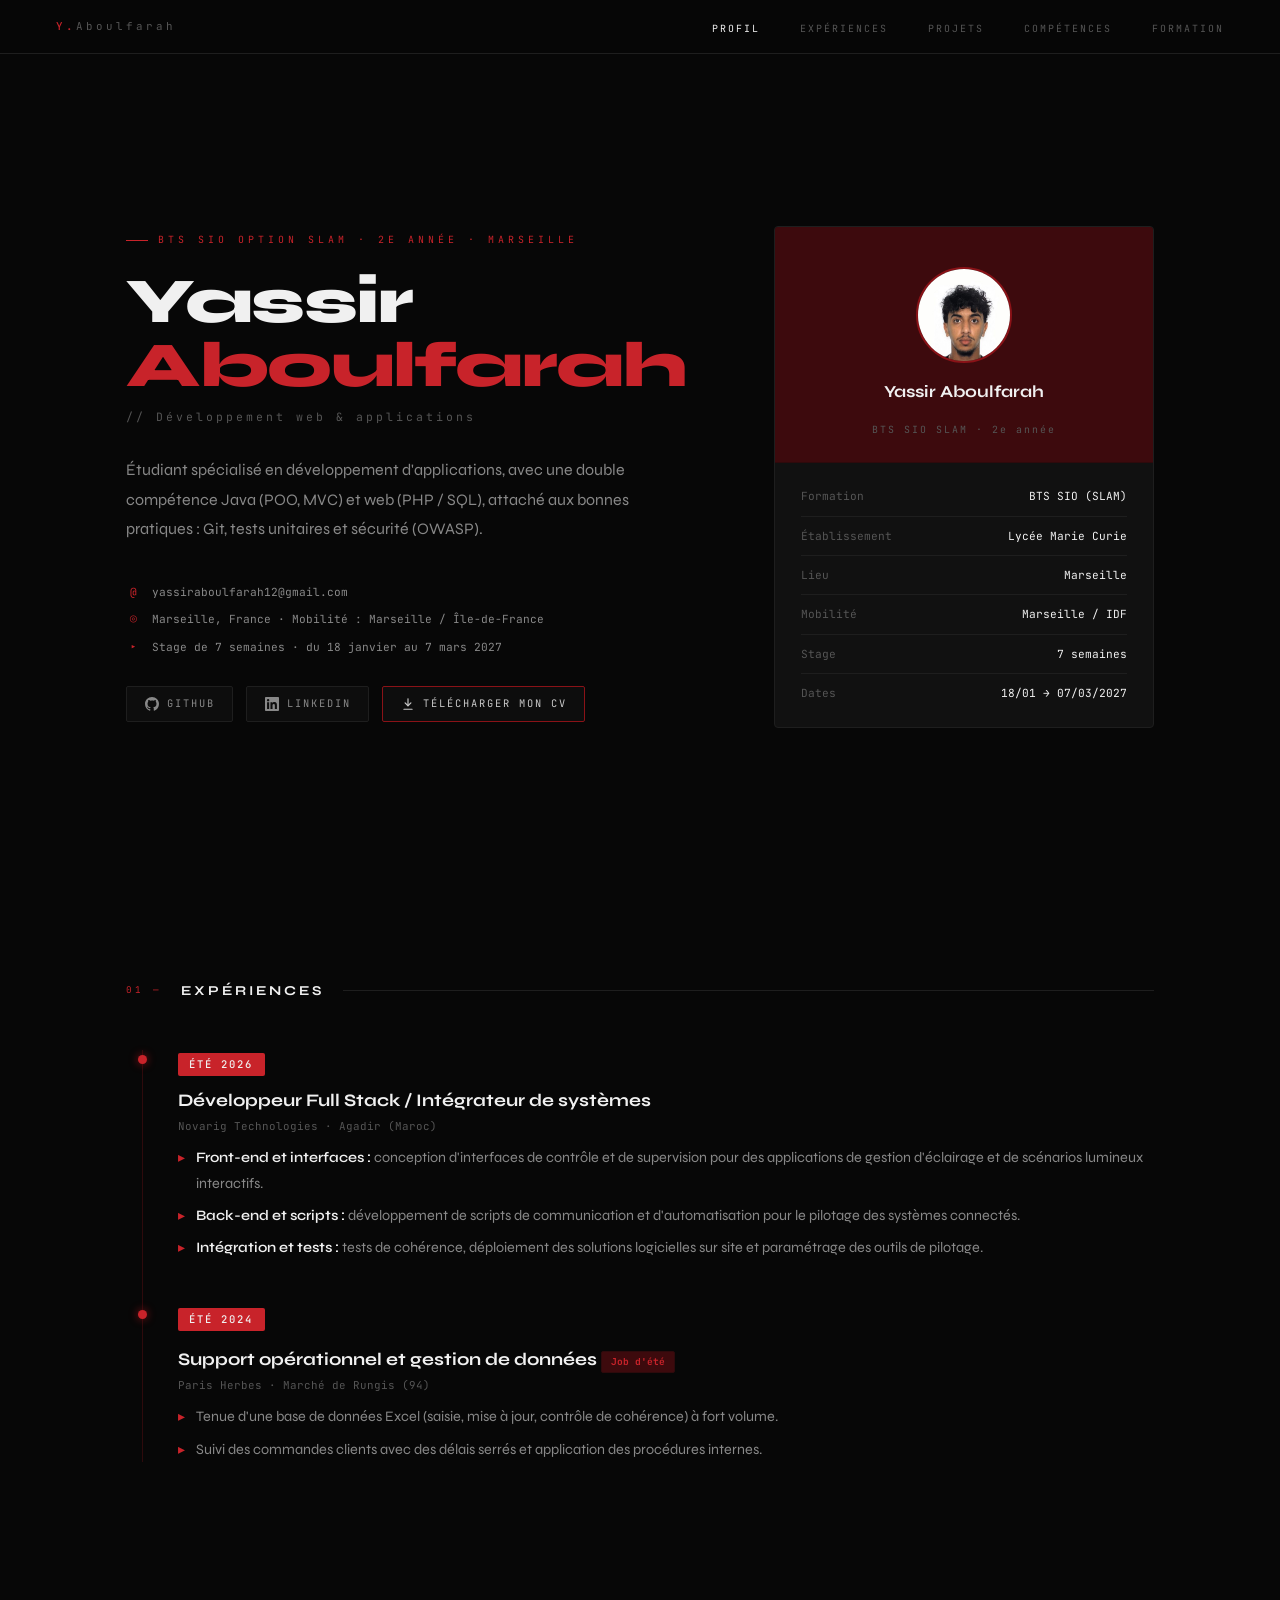
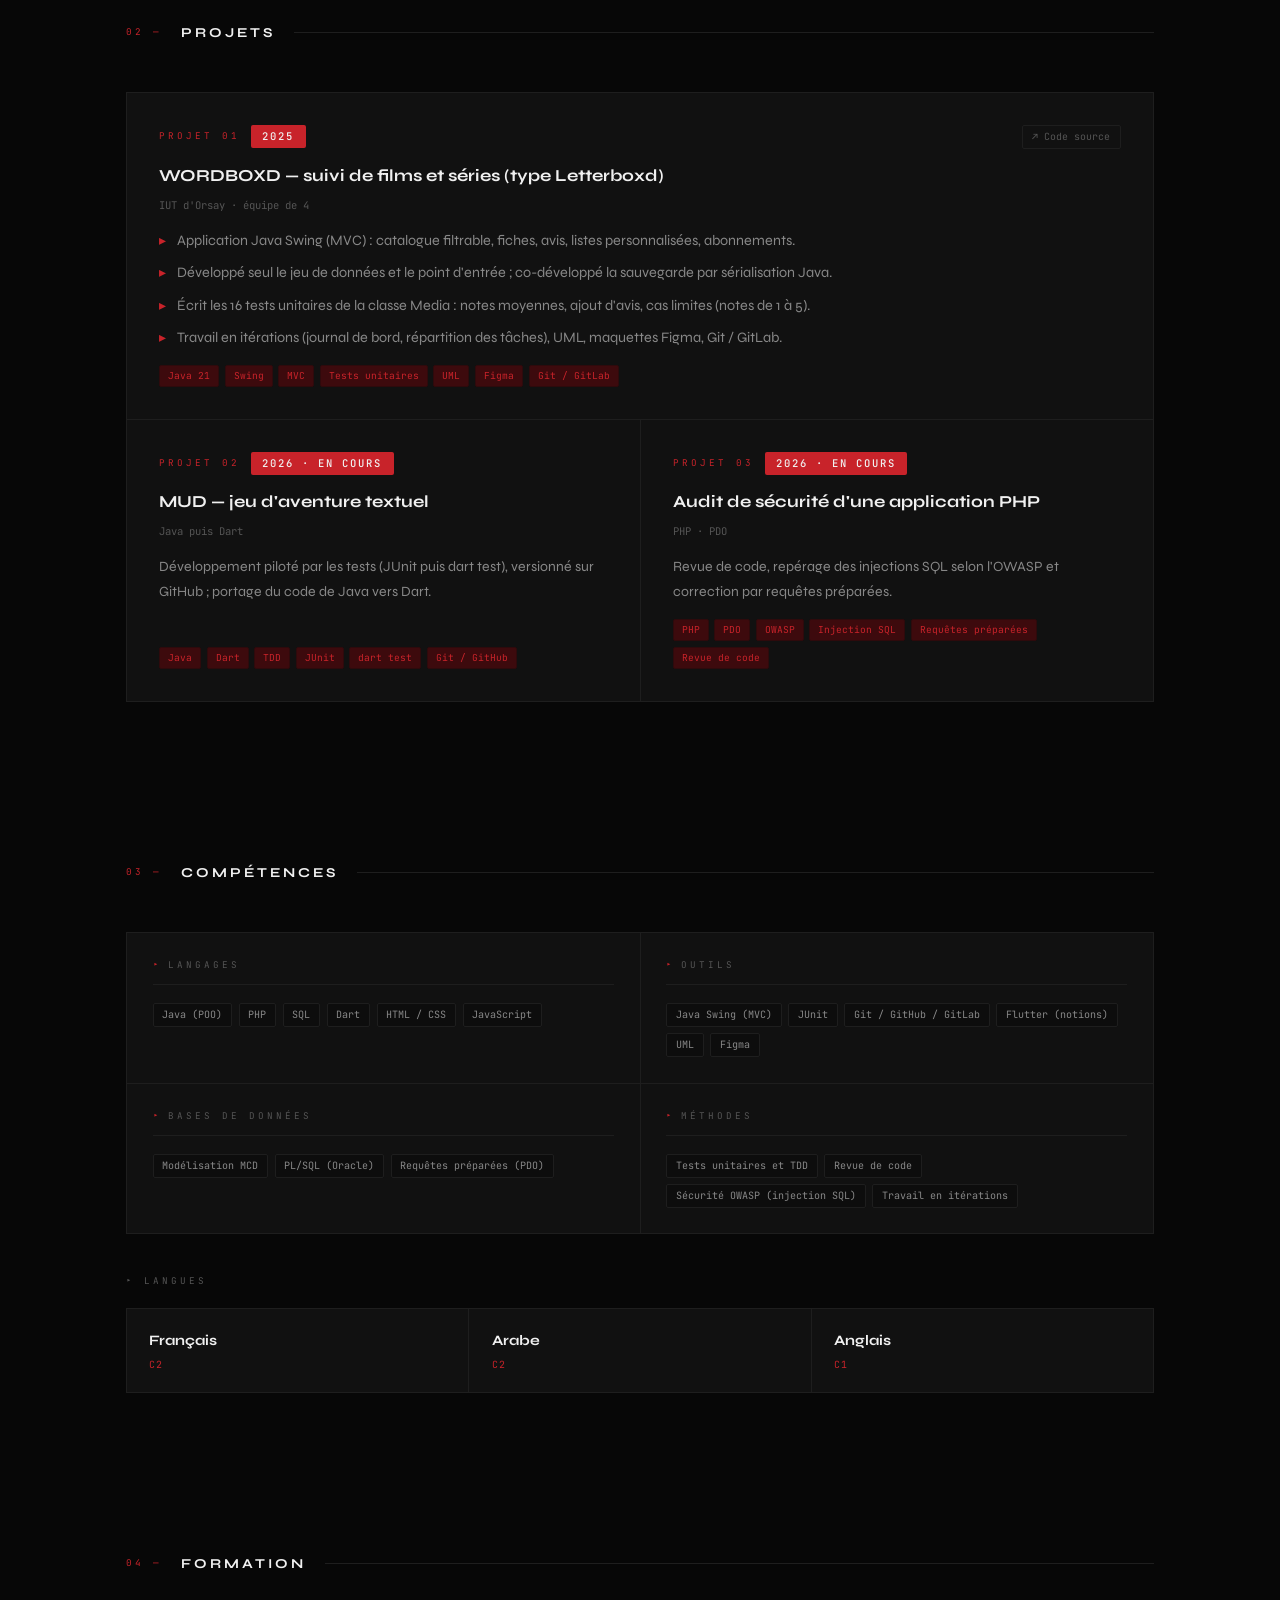
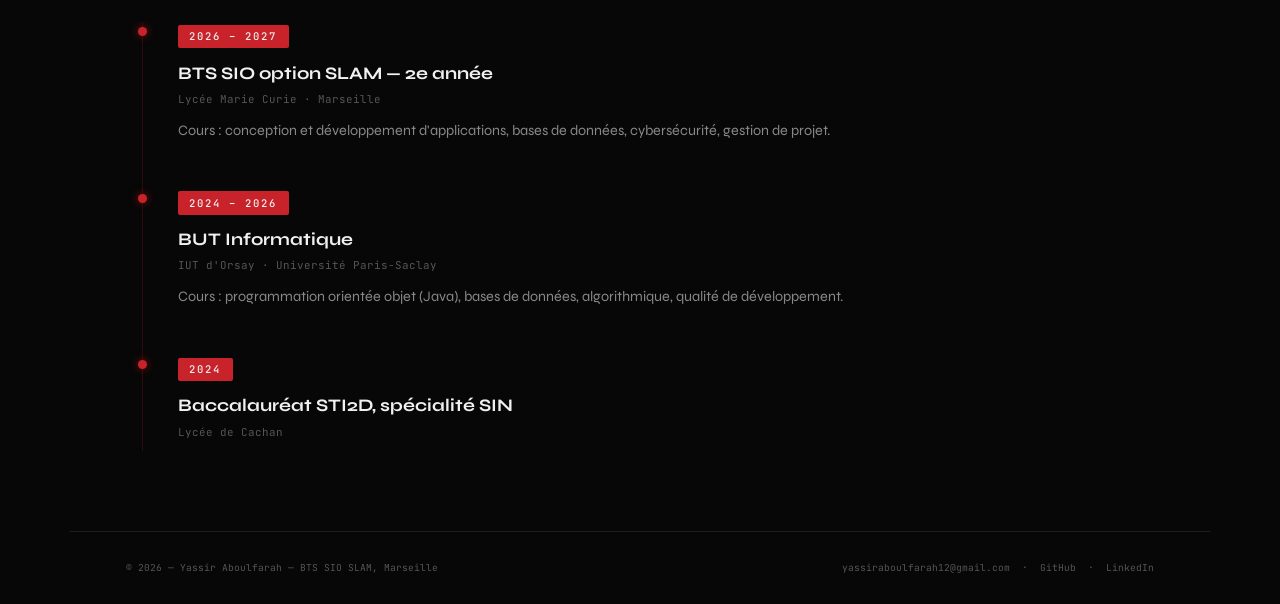
<file: index.html>
<!DOCTYPE html>
<html lang="fr">
<head>
<meta charset="UTF-8">
<meta name="viewport" content="width=device-width, initial-scale=1.0">
<title>Yassir Aboulfarah — Étudiant BTS SIO SLAM · Développement web &amp; applications</title>
<meta name="description" content="Portfolio de Yassir Aboulfarah, étudiant en BTS SIO option SLAM à Marseille (Java, PHP / SQL). Disponible pour un stage de 7 semaines, du 18 janvier au 7 mars 2027.">
<link href="https://fonts.googleapis.com/css2?family=JetBrains+Mono:wght@300;400;500;700&family=Syne:wght@400;600;700;800&display=swap" rel="stylesheet">
<link rel="stylesheet" href="style.css">
</head>
<body>

<!-- NAV -->
<nav>
  <div class="nav-logo"><b>Y.</b>Aboulfarah</div>
  <ul class="nav-ul">
    <li><a href="#hero">Profil</a></li>
    <li><a href="#experiences">Expériences</a></li>
    <li><a href="#projets">Projets</a></li>
    <li><a href="#competences">Compétences</a></li>
    <li><a href="#formation">Formation</a></li>
  </ul>
</nav>

<!-- HERO -->
<section id="hero">
  <div class="hero-wrap">
    <div>
      <p class="hero-tag">BTS SIO option SLAM · 2e année · Marseille</p>
      <h1>Yassir<br><span class="red">Aboulfarah</span></h1>
      <p class="hero-subtitle">// Développement web &amp; applications</p>
      <p class="hero-intro">
        Étudiant spécialisé en développement d'applications, avec une double compétence Java (POO, MVC) et web (PHP / SQL), attaché aux bonnes pratiques : Git, tests unitaires et sécurité (OWASP).
      </p>
      <div class="contacts">
        <div class="c-row"><span class="ico">@</span> <a href="mailto:yassiraboulfarah12@gmail.com">yassiraboulfarah12@gmail.com</a></div>
        <div class="c-row"><span class="ico">◎</span> Marseille, France · Mobilité : Marseille / Île-de-France</div>
        <div class="c-row"><span class="ico">▸</span> Stage de 7 semaines · du 18 janvier au 7 mars 2027</div>
      </div>
      <div class="social-btns">
        <a href="https://github.com/Yassir-aboulfarah" target="_blank" rel="noopener" class="social-btn gh">
          <svg width="14" height="14" viewBox="0 0 24 24" fill="currentColor"><path d="M12 0C5.37 0 0 5.37 0 12c0 5.3 3.44 9.8 8.21 11.39.6.11.82-.26.82-.58v-2.03c-3.34.73-4.04-1.61-4.04-1.61-.54-1.38-1.33-1.75-1.33-1.75-1.09-.74.08-.73.08-.73 1.2.08 1.84 1.24 1.84 1.24 1.07 1.83 2.8 1.3 3.49 1 .11-.78.42-1.3.76-1.6-2.67-.3-5.47-1.33-5.47-5.93 0-1.31.47-2.38 1.24-3.22-.12-.3-.54-1.52.12-3.18 0 0 1.01-.32 3.3 1.23a11.5 11.5 0 0 1 3-.4c1.02 0 2.04.14 3 .4 2.29-1.55 3.3-1.23 3.3-1.23.66 1.66.24 2.88.12 3.18.77.84 1.24 1.91 1.24 3.22 0 4.61-2.81 5.63-5.49 5.92.43.37.82 1.1.82 2.22v3.29c0 .32.21.7.82.58C20.56 21.8 24 17.3 24 12c0-6.63-5.37-12-12-12z"/></svg>
          GitHub
        </a>
        <a href="https://www.linkedin.com/in/yassir-aboulfarah-7b1855335/" target="_blank" rel="noopener" class="social-btn li">
          <svg width="14" height="14" viewBox="0 0 24 24" fill="currentColor"><path d="M20.45 20.45h-3.55v-5.57c0-1.33-.03-3.04-1.85-3.04-1.85 0-2.13 1.45-2.13 2.94v5.67H9.37V9h3.41v1.56h.05c.48-.9 1.64-1.85 3.37-1.85 3.6 0 4.27 2.37 4.27 5.45v6.29zM5.34 7.43a2.06 2.06 0 1 1 0-4.12 2.06 2.06 0 0 1 0 4.12zm1.78 13.02H3.56V9h3.56v11.45zM22.22 0H1.77C.79 0 0 .77 0 1.73v20.54C0 23.23.79 24 1.77 24h20.45c.98 0 1.78-.77 1.78-1.73V1.73C24 .77 23.2 0 22.22 0z"/></svg>
          LinkedIn
        </a>
        <a href="CV_Yassir_Aboulfarah.pdf" download class="social-btn cv">
          <svg width="14" height="14" viewBox="0 0 24 24" fill="none" stroke="currentColor" stroke-width="2" stroke-linecap="round" stroke-linejoin="round"><path d="M12 3v12"/><path d="m7 10 5 5 5-5"/><path d="M5 21h14"/></svg>
          Télécharger mon CV
        </a>
      </div>
    </div>

    <!-- AVATAR CARD -->
    <div class="avatar-card">
      <div class="avatar-top">
        <div class="avatar-svg" style="background:none; border:2px solid var(--red-dark); overflow:hidden; width:96px; height:96px; border-radius:50%;"><img src="[data-uri]" style="width:100%; height:100%; object-fit:cover; object-position:center top;" alt="Yassir Aboulfarah"></div>
        <div class="avatar-name">Yassir Aboulfarah</div>
        <div class="avatar-role">BTS SIO SLAM · 2e année</div>
      </div>
      <div class="avatar-body">
        <div class="ab-row"><span class="ab-key">Formation</span><span class="ab-val">BTS SIO (SLAM)</span></div>
        <div class="ab-sep"></div>
        <div class="ab-row"><span class="ab-key">Établissement</span><span class="ab-val">Lycée Marie Curie</span></div>
        <div class="ab-sep"></div>
        <div class="ab-row"><span class="ab-key">Lieu</span><span class="ab-val">Marseille</span></div>
        <div class="ab-sep"></div>
        <div class="ab-row"><span class="ab-key">Mobilité</span><span class="ab-val">Marseille / IDF</span></div>
        <div class="ab-sep"></div>
        <div class="ab-row"><span class="ab-key">Stage</span><span class="ab-val">7 semaines</span></div>
        <div class="ab-sep"></div>
        <div class="ab-row"><span class="ab-key">Dates</span><span class="ab-val">18/01 → 07/03/2027</span></div>
      </div>
    </div>
  </div>
</section>

<!-- EXPÉRIENCES -->
<section id="experiences">
  <div class="wrap">
    <div class="s-head reveal">
      <span class="s-num">01 —</span>
      <h2>Expériences</h2>
      <div class="s-line"></div>
    </div>
    <div class="timeline">
      <div class="tl-item reveal d1">
        <span class="date-tag">Été 2026</span>
        <div class="tl-title">Développeur Full Stack / Intégrateur de systèmes</div>
        <div class="tl-lieu">Novarig Technologies · Agadir (Maroc)</div>
        <ul class="tl-list">
          <li><strong>Front-end et interfaces :</strong> conception d'interfaces de contrôle et de supervision pour des applications de gestion d'éclairage et de scénarios lumineux interactifs.</li>
          <li><strong>Back-end et scripts :</strong> développement de scripts de communication et d'automatisation pour le pilotage des systèmes connectés.</li>
          <li><strong>Intégration et tests :</strong> tests de cohérence, déploiement des solutions logicielles sur site et paramétrage des outils de pilotage.</li>
        </ul>
      </div>
      <div class="tl-item reveal d2">
        <span class="date-tag">Été 2024</span>
        <div class="tl-title">Support opérationnel et gestion de données <span class="badge">Job d'été</span></div>
        <div class="tl-lieu">Paris Herbes · Marché de Rungis (94)</div>
        <ul class="tl-list">
          <li>Tenue d'une base de données Excel (saisie, mise à jour, contrôle de cohérence) à fort volume.</li>
          <li>Suivi des commandes clients avec des délais serrés et application des procédures internes.</li>
        </ul>
      </div>
    </div>
  </div>
</section>

<!-- PROJETS -->
<section id="projets">
  <div class="wrap">
    <div class="s-head reveal">
      <span class="s-num">02 —</span>
      <h2>Projets</h2>
      <div class="s-line"></div>
    </div>

    <div class="proj-grid reveal">
      <div class="proj-card wide">
        <div class="proj-top">
          <div class="proj-meta"><span class="proj-num">PROJET 01</span><span class="date-tag">2025</span></div>
          <a href="https://github.com/Yassir-aboulfarah/sae-media-manager" target="_blank" rel="noopener" class="proj-link">↗ Code source</a>
        </div>
        <div class="proj-title">WORDBOXD — suivi de films et séries (type Letterboxd)</div>
        <div class="proj-ctx">IUT d'Orsay · équipe de 4</div>
        <ul class="tl-list">
          <li>Application Java Swing (MVC) : catalogue filtrable, fiches, avis, listes personnalisées, abonnements.</li>
          <li>Développé seul le jeu de données et le point d'entrée ; co-développé la sauvegarde par sérialisation Java.</li>
          <li>Écrit les 16 tests unitaires de la classe Media : notes moyennes, ajout d'avis, cas limites (notes de 1 à 5).</li>
          <li>Travail en itérations (journal de bord, répartition des tâches), UML, maquettes Figma, Git / GitLab.</li>
        </ul>
        <div class="proj-tags">
          <span class="ptag">Java 21</span><span class="ptag">Swing</span><span class="ptag">MVC</span>
          <span class="ptag">Tests unitaires</span><span class="ptag">UML</span><span class="ptag">Figma</span><span class="ptag">Git / GitLab</span>
        </div>
      </div>

      <div class="proj-card">
        <div class="proj-top">
          <div class="proj-meta"><span class="proj-num">PROJET 02</span><span class="date-tag">2026 · en cours</span></div>
        </div>
        <div class="proj-title">MUD — jeu d'aventure textuel</div>
        <div class="proj-ctx">Java puis Dart</div>
        <div class="proj-desc">Développement piloté par les tests (JUnit puis dart test), versionné sur GitHub ; portage du code de Java vers Dart.</div>
        <div class="proj-tags">
          <span class="ptag">Java</span><span class="ptag">Dart</span><span class="ptag">TDD</span>
          <span class="ptag">JUnit</span><span class="ptag">dart test</span><span class="ptag">Git / GitHub</span>
        </div>
      </div>

      <div class="proj-card">
        <div class="proj-top">
          <div class="proj-meta"><span class="proj-num">PROJET 03</span><span class="date-tag">2026 · en cours</span></div>
        </div>
        <div class="proj-title">Audit de sécurité d'une application PHP</div>
        <div class="proj-ctx">PHP · PDO</div>
        <div class="proj-desc">Revue de code, repérage des injections SQL selon l'OWASP et correction par requêtes préparées.</div>
        <div class="proj-tags">
          <span class="ptag">PHP</span><span class="ptag">PDO</span><span class="ptag">OWASP</span>
          <span class="ptag">Injection SQL</span><span class="ptag">Requêtes préparées</span><span class="ptag">Revue de code</span>
        </div>
      </div>
    </div>
  </div>
</section>

<!-- COMPÉTENCES -->
<section id="competences">
  <div class="wrap">
    <div class="s-head reveal">
      <span class="s-num">03 —</span>
      <h2>Compétences</h2>
      <div class="s-line"></div>
    </div>

    <div class="skills-outer reveal">
      <div class="sk-block">
        <div class="sk-head"><span>▸</span>Langages</div>
        <div class="tag-wrap">
          <span class="tag">Java (POO)</span><span class="tag">PHP</span><span class="tag">SQL</span>
          <span class="tag">Dart</span><span class="tag">HTML / CSS</span><span class="tag">JavaScript</span>
        </div>
      </div>
      <div class="sk-block">
        <div class="sk-head"><span>▸</span>Outils</div>
        <div class="tag-wrap">
          <span class="tag">Java Swing (MVC)</span><span class="tag">JUnit</span><span class="tag">Git / GitHub / GitLab</span>
          <span class="tag">Flutter (notions)</span><span class="tag">UML</span><span class="tag">Figma</span>
        </div>
      </div>
      <div class="sk-block">
        <div class="sk-head"><span>▸</span>Bases de données</div>
        <div class="tag-wrap">
          <span class="tag">Modélisation MCD</span><span class="tag">PL/SQL (Oracle)</span><span class="tag">Requêtes préparées (PDO)</span>
        </div>
      </div>
      <div class="sk-block">
        <div class="sk-head"><span>▸</span>Méthodes</div>
        <div class="tag-wrap">
          <span class="tag">Tests unitaires et TDD</span><span class="tag">Revue de code</span>
          <span class="tag">Sécurité OWASP (injection SQL)</span><span class="tag">Travail en itérations</span>
        </div>
      </div>
    </div>

    <p class="langs-title reveal">▸ Langues</p>
    <div class="langs-grid reveal">
      <div class="lang-item">
        <div class="lang-name">Français</div>
        <div class="lang-level">C2</div>
      </div>
      <div class="lang-item">
        <div class="lang-name">Arabe</div>
        <div class="lang-level">C2</div>
      </div>
      <div class="lang-item">
        <div class="lang-name">Anglais</div>
        <div class="lang-level">C1</div>
      </div>
    </div>
  </div>
</section>

<!-- FORMATION -->
<section id="formation">
  <div class="wrap">
    <div class="s-head reveal">
      <span class="s-num">04 —</span>
      <h2>Formation</h2>
      <div class="s-line"></div>
    </div>
    <div class="timeline">
      <div class="tl-item reveal d1">
        <span class="date-tag">2026 – 2027</span>
        <div class="tl-title">BTS SIO option SLAM — 2e année </div>
        <div class="tl-lieu">Lycée Marie Curie · Marseille</div>
        <div class="tl-desc">Cours : conception et développement d'applications, bases de données, cybersécurité, gestion de projet.</div>
      </div>
      <div class="tl-item reveal d2">
        <span class="date-tag">2024 – 2026</span>
        <div class="tl-title">BUT Informatique</div>
        <div class="tl-lieu">IUT d'Orsay · Université Paris-Saclay</div>
        <div class="tl-desc">Cours : programmation orientée objet (Java), bases de données, algorithmique, qualité de développement.</div>
      </div>
      <div class="tl-item reveal d3">
        <span class="date-tag">2024</span>
        <div class="tl-title">Baccalauréat STI2D, spécialité SIN </div>
        <div class="tl-lieu">Lycée de Cachan</div>
      </div>
    </div>
  </div>
</section>

<!-- FOOTER -->
<footer>
  <div class="f-copy">© 2026 — Yassir Aboulfarah — BTS SIO SLAM, Marseille</div>
  <div class="f-contact"><a href="mailto:yassiraboulfarah12@gmail.com">yassiraboulfarah12@gmail.com</a> &nbsp;·&nbsp; <a href="https://github.com/Yassir-aboulfarah" target="_blank" rel="noopener">GitHub</a> &nbsp;·&nbsp; <a href="https://www.linkedin.com/in/yassir-aboulfarah-7b1855335/" target="_blank" rel="noopener">LinkedIn</a></div>
</footer>

<script src="script.js"></script>
</body>
</html>
</file>
<file: style.css>
/* ═══════════════════════════════════════════
   VARIABLES & RESET
═══════════════════════════════════════════ */
:root {
  --red:        #c8232a;
  --red-dark:   #8a1217;
  --red-dim:    #3d0a0d;
  --black:      #070707;
  --surface:    #0d0d0d;
  --card:       #111;
  --card2:      #151515;
  --border:     #1e1e1e;
  --border-red: #2e0a0c;
  --text:       #c9c9c9;
  --muted:      #555;
  --dim:        #888;
  --white:      #f0f0f0;
  --mono: 'JetBrains Mono', monospace;
  --display: 'Syne', sans-serif;
}

*, *::before, *::after { margin:0; padding:0; box-sizing:border-box; }
html { scroll-behavior:smooth; }
body {
  background: var(--black);
  color: var(--text);
  font-family: var(--display);
  font-size: 16px;
  line-height: 1.6;
  overflow-x: hidden;
}

::-webkit-scrollbar { width: 3px; }
::-webkit-scrollbar-track { background: var(--black); }
::-webkit-scrollbar-thumb { background: var(--red-dark); }

/* ═══════════════════════════════════════════
   NAV
═══════════════════════════════════════════ */
nav {
  position: fixed; top:0; left:0; right:0; z-index:200;
  height: 54px;
  background: rgba(7,7,7,0.97);
  border-bottom: 1px solid var(--border);
  display: flex; align-items: center; justify-content: space-between;
  padding: 0 3.5rem;
  backdrop-filter: blur(10px);
}
.nav-logo { font-family:var(--mono); font-size:.68rem; letter-spacing:3px; color:var(--muted); }
.nav-logo b { color:var(--red); font-weight:500; }
.nav-ul { list-style:none; display:flex; gap:2.5rem; }
.nav-ul a { font-family:var(--mono); font-size:.62rem; letter-spacing:2px; text-transform:uppercase; color:var(--muted); text-decoration:none; transition:color .2s; }
.nav-ul a:hover { color:var(--white); }

/* ═══════════════════════════════════════════
   HERO
═══════════════════════════════════════════ */
#hero { min-height:100vh; padding:54px 0 0; display:flex; align-items:center; }
.hero-wrap {
  max-width:1140px; margin:0 auto; padding:5rem 3.5rem;
  display:grid; grid-template-columns:1fr 380px; gap:5rem; align-items:center; width:100%;
}
.hero-tag { font-family:var(--mono); font-size:.62rem; letter-spacing:4px; color:var(--red); text-transform:uppercase; margin-bottom:1.4rem; display:flex; align-items:center; gap:.6rem; }
.hero-tag::before { content:''; display:inline-block; width:22px; height:1px; background:var(--red); }
h1 { font-family:var(--display); font-size:clamp(2.8rem,5vw,4.2rem); font-weight:800; color:var(--white); line-height:1; letter-spacing:-1.5px; margin-bottom:.6rem; }
h1 .red { color:var(--red); }
.hero-subtitle { font-family:var(--mono); font-size:.72rem; color:var(--muted); letter-spacing:3px; margin-bottom:1.8rem; }
.hero-intro { font-size:1rem; color:var(--dim); line-height:1.85; max-width:520px; margin-bottom:2.5rem; }
.contacts { display:flex; flex-direction:column; gap:.6rem; }
.c-row { display:flex; align-items:center; gap:.75rem; font-family:var(--mono); font-size:.7rem; color:var(--dim); }
.c-row .ico { color:var(--red); width:14px; flex-shrink:0; text-align:center; }

/* SOCIAL BUTTONS */
.social-btns { display:flex; gap:.8rem; margin-top:1.8rem; }
.social-btn {
  display:flex; align-items:center; gap:.5rem;
  font-family:var(--mono); font-size:.65rem; letter-spacing:2px; text-transform:uppercase;
  text-decoration:none; padding:.55rem 1.1rem;
  border:1px solid var(--border); border-radius:2px;
  color:var(--dim); background:var(--surface);
  transition:color .2s, border-color .2s, background .2s;
}
.social-btn:hover { color:var(--white); border-color:var(--muted); background:var(--card2); }
.social-btn.li:hover { border-color:#0a66c2; color:#5aa3e8; }
.social-btn svg { flex-shrink:0; }

/* AVATAR CARD */
.avatar-card { background:var(--card); border:1px solid var(--border); border-radius:4px; overflow:hidden; }
.avatar-top { background:var(--red-dim); padding:2.5rem 1.5rem 1.5rem; display:flex; flex-direction:column; align-items:center; gap:1rem; border-bottom:1px solid var(--border-red); }
.avatar-svg { width:96px; height:96px; border-radius:50%; border:2px solid var(--red-dark); background:#1a0507; overflow:hidden; }
.avatar-name { font-weight:700; font-size:1.05rem; color:var(--white); text-align:center; }
.avatar-role { font-family:var(--mono); font-size:.62rem; color:var(--muted); letter-spacing:2px; text-align:center; }
.avatar-body { padding:1.4rem 1.6rem; font-family:var(--mono); font-size:.7rem; line-height:2; }
.ab-row { display:flex; justify-content:space-between; align-items:center; }
.ab-key { color:var(--muted); }
.ab-val { color:var(--white); }
.ab-sep { width:100%; height:1px; background:var(--border); margin:.5rem 0; }

/* ═══════════════════════════════════════════
   SECTIONS
═══════════════════════════════════════════ */
.wrap { max-width:1140px; margin:0 auto; padding:5rem 3.5rem; }
.s-head { display:flex; align-items:center; gap:1.2rem; margin-bottom:3rem; }
.s-num { font-family:var(--mono); font-size:.58rem; color:var(--red); letter-spacing:3px; white-space:nowrap; flex-shrink:0; }
h2 { font-family:var(--display); font-size:.85rem; font-weight:700; color:var(--white); letter-spacing:3px; text-transform:uppercase; white-space:nowrap; }
.s-line { flex:1; height:1px; background:var(--border); }

/* TIMELINE */
.timeline { border-left:1px solid var(--border-red); margin-left:1rem; display:flex; flex-direction:column; gap:0; }
.tl-item { position:relative; padding:0 0 2.8rem 2.2rem; }
.tl-item:last-child { padding-bottom:0; }
.tl-item::before { content:''; position:absolute; left:-5px; top:5px; width:9px; height:9px; border-radius:50%; background:var(--red); box-shadow:0 0 8px var(--red-dark); }
.tl-year { font-family:var(--mono); font-size:.58rem; color:var(--red); letter-spacing:3px; margin-bottom:.4rem; }
.tl-title { font-size:1.1rem; font-weight:700; color:var(--white); margin-bottom:.2rem; }
.tl-lieu { font-family:var(--mono); font-size:.68rem; color:var(--muted); margin-bottom:.6rem; }
.tl-desc { font-size:.9rem; color:var(--dim); line-height:1.8; }
.badge { display:inline-block; font-family:var(--mono); font-size:.6rem; background:var(--red-dim); border:1px solid var(--border-red); color:var(--red); padding:.15rem .55rem; border-radius:2px; margin-top:.5rem; }

/* COMPÉTENCES */
.skills-outer { display:grid; grid-template-columns:repeat(2,1fr); gap:1px; background:var(--border); border:1px solid var(--border); }
.sk-block { background:var(--card); padding:1.6rem; transition:background .15s; }
.sk-block:hover { background:var(--card2); }
.sk-head { font-family:var(--mono); font-size:.58rem; color:var(--muted); letter-spacing:3px; text-transform:uppercase; border-bottom:1px solid var(--border); padding-bottom:.7rem; margin-bottom:1.1rem; }
.sk-head span { color:var(--red); margin-right:.4rem; }
.tag-wrap { display:flex; flex-wrap:wrap; gap:.4rem; }
.tag { font-family:var(--mono); font-size:.63rem; color:var(--dim); background:var(--surface); border:1px solid var(--border); padding:.18rem .55rem; border-radius:2px; }

/* LANGUES */
.langs-title { font-family:var(--mono); font-size:.58rem; color:var(--muted); letter-spacing:3px; text-transform:uppercase; margin:2.5rem 0 1.2rem; }
.langs-grid { display:grid; grid-template-columns:repeat(3,1fr); gap:1px; background:var(--border); border:1px solid var(--border); }
.lang-item { background:var(--card); padding:1.2rem 1.4rem; display:flex; flex-direction:column; gap:.3rem; }
.lang-name { font-weight:700; font-size:.9rem; color:var(--white); }
.lang-level { font-family:var(--mono); font-size:.62rem; color:var(--red); letter-spacing:1px; }
.lang-note { font-size:.8rem; color:var(--muted); }

/* PROJETS */
.proj-grid { display:grid; grid-template-columns:repeat(2,1fr); gap:1px; background:var(--border); border:1px solid var(--border); }
.proj-card { background:var(--card); padding:2rem; display:flex; flex-direction:column; gap:.9rem; transition:background .15s; }
.proj-card:hover { background:var(--card2); }
.proj-top { display:flex; justify-content:space-between; align-items:flex-start; }
.proj-num { font-family:var(--mono); font-size:.58rem; color:var(--red); letter-spacing:3px; }
.proj-link { font-family:var(--mono); font-size:.62rem; color:var(--muted); text-decoration:none; border:1px solid var(--border); padding:.2rem .6rem; border-radius:2px; transition:color .15s,border-color .15s; }
.proj-link:hover { color:var(--red); border-color:var(--red-dark); }
.proj-title { font-size:1.05rem; font-weight:700; color:var(--white); }
.proj-desc { font-size:.88rem; color:var(--dim); line-height:1.8; flex:1; }
.proj-tags { display:flex; flex-wrap:wrap; gap:.35rem; }
.ptag { font-family:var(--mono); font-size:.6rem; color:var(--red); background:var(--red-dim); border:1px solid var(--border-red); padding:.15rem .5rem; border-radius:2px; }

/* AMBITIONS */
.amb-grid { display:grid; grid-template-columns:repeat(3,1fr); gap:1px; background:var(--border); border:1px solid var(--border); margin-bottom:1px; }
.amb-card { background:var(--card); padding:2rem 1.8rem; border-top:2px solid var(--red-dark); transition:background .15s; }
.amb-card:hover { background:var(--card2); }
.amb-horizon { font-family:var(--mono); font-size:.58rem; color:var(--red); letter-spacing:3px; text-transform:uppercase; margin-bottom:.9rem; }
.amb-title { font-size:.98rem; font-weight:700; color:var(--white); margin-bottom:.7rem; }
.amb-text { font-size:.87rem; color:var(--dim); line-height:1.8; }
.life-row { display:grid; grid-template-columns:1fr 1fr; gap:1px; background:var(--border); border:1px solid var(--border); border-top:none; }
.life-card { background:var(--card); padding:1.5rem 1.8rem; transition:background .15s; }
.life-card:hover { background:var(--card2); }
.life-label { font-family:var(--mono); font-size:.58rem; color:var(--muted); letter-spacing:3px; text-transform:uppercase; margin-bottom:.6rem; }
.life-title { font-size:.95rem; font-weight:700; color:var(--white); margin-bottom:.4rem; }
.life-text { font-size:.85rem; color:var(--dim); line-height:1.75; }

/* INTÉRÊTS */
.int-grid { display:grid; grid-template-columns:repeat(2,1fr); gap:1px; background:var(--border); border:1px solid var(--border); }
.int-card { background:var(--card); padding:1.6rem; display:flex; gap:1rem; align-items:flex-start; transition:background .15s; }
.int-card:hover { background:var(--card2); }
.int-ico { font-size:1.2rem; flex-shrink:0; padding-top:2px; }
.int-name { font-weight:700; font-size:.9rem; color:var(--white); margin-bottom:.3rem; }
.int-detail { font-size:.82rem; color:var(--dim); line-height:1.72; }

/* FOOTER */
footer { border-top:1px solid var(--border); padding:1.8rem 3.5rem; max-width:1140px; margin:0 auto; display:flex; justify-content:space-between; align-items:center; }
.f-copy { font-family:var(--mono); font-size:.6rem; color:var(--muted); }
.f-contact { font-family:var(--mono); font-size:.6rem; color:var(--muted); text-align:right; }

/* ANIMATIONS */
.reveal { opacity:0; transform:translateY(18px); transition:opacity .55s ease,transform .55s ease; }
.reveal.on { opacity:1; transform:translateY(0); }
.reveal.d1 { transition-delay:.08s; }
.reveal.d2 { transition-delay:.16s; }
.reveal.d3 { transition-delay:.24s; }

/* RESPONSIVE */
@media(max-width:960px){
  .hero-wrap { grid-template-columns:1fr; }
  .avatar-card { display:none; }
  .skills-outer { grid-template-columns:1fr 1fr; }
  .langs-grid { grid-template-columns:1fr; }
  .proj-grid { grid-template-columns:1fr; }
  .amb-grid { grid-template-columns:1fr; }
  .life-row { grid-template-columns:1fr; }
  .int-grid { grid-template-columns:1fr 1fr; }
  nav { padding:0 1.5rem; }
  .nav-ul { gap:1.2rem; }
  .wrap,.hero-wrap { padding-left:1.5rem; padding-right:1.5rem; }
  footer { padding-left:1.5rem; padding-right:1.5rem; }
}
@media(max-width:600px){
  .skills-outer { grid-template-columns:1fr; }
  .int-grid { grid-template-columns:1fr; }
  .nav-ul { display:none; }
}

/* ═══════════════════════════════════════════
   AJOUTS (dates, listes, liens)
═══════════════════════════════════════════ */
.date-tag { display:inline-block; font-family:var(--mono); font-size:.66rem; font-weight:500; letter-spacing:2px; text-transform:uppercase; color:var(--white); background:var(--red); padding:.2rem .7rem; border-radius:2px; margin-bottom:.7rem; }
.tl-list { list-style:none; display:flex; flex-direction:column; gap:.45rem; font-size:.9rem; color:var(--dim); line-height:1.75; }
.tl-list li { position:relative; padding-left:1.1rem; }
.tl-list li::before { content:'\25B8'; position:absolute; left:0; color:var(--red); }
.tl-list strong { color:var(--white); font-weight:600; }
.proj-meta { display:flex; align-items:center; gap:.7rem; flex-wrap:wrap; }
.proj-meta .date-tag { margin-bottom:0; }
.proj-card.wide { grid-column:1 / -1; }
.proj-ctx { font-family:var(--mono); font-size:.66rem; color:var(--muted); margin-top:-.5rem; }
.c-row a, .f-contact a { color:inherit; text-decoration:none; transition:color .2s; }
.c-row a:hover, .f-contact a:hover { color:var(--white); }
@media(max-width:600px){
  h2 { white-space:normal; }
  .proj-top { flex-wrap:wrap; gap:.6rem; }
  footer { flex-direction:column; align-items:flex-start; gap:.6rem; }
  .f-contact { text-align:left; }
}

/* BOUTON CV */
.social-btns { flex-wrap:wrap; }
.social-btn.cv { border-color:var(--red-dark); color:var(--text); }
.social-btn.cv:hover { border-color:var(--red); color:var(--white); background:var(--red-dim); }
</file>
